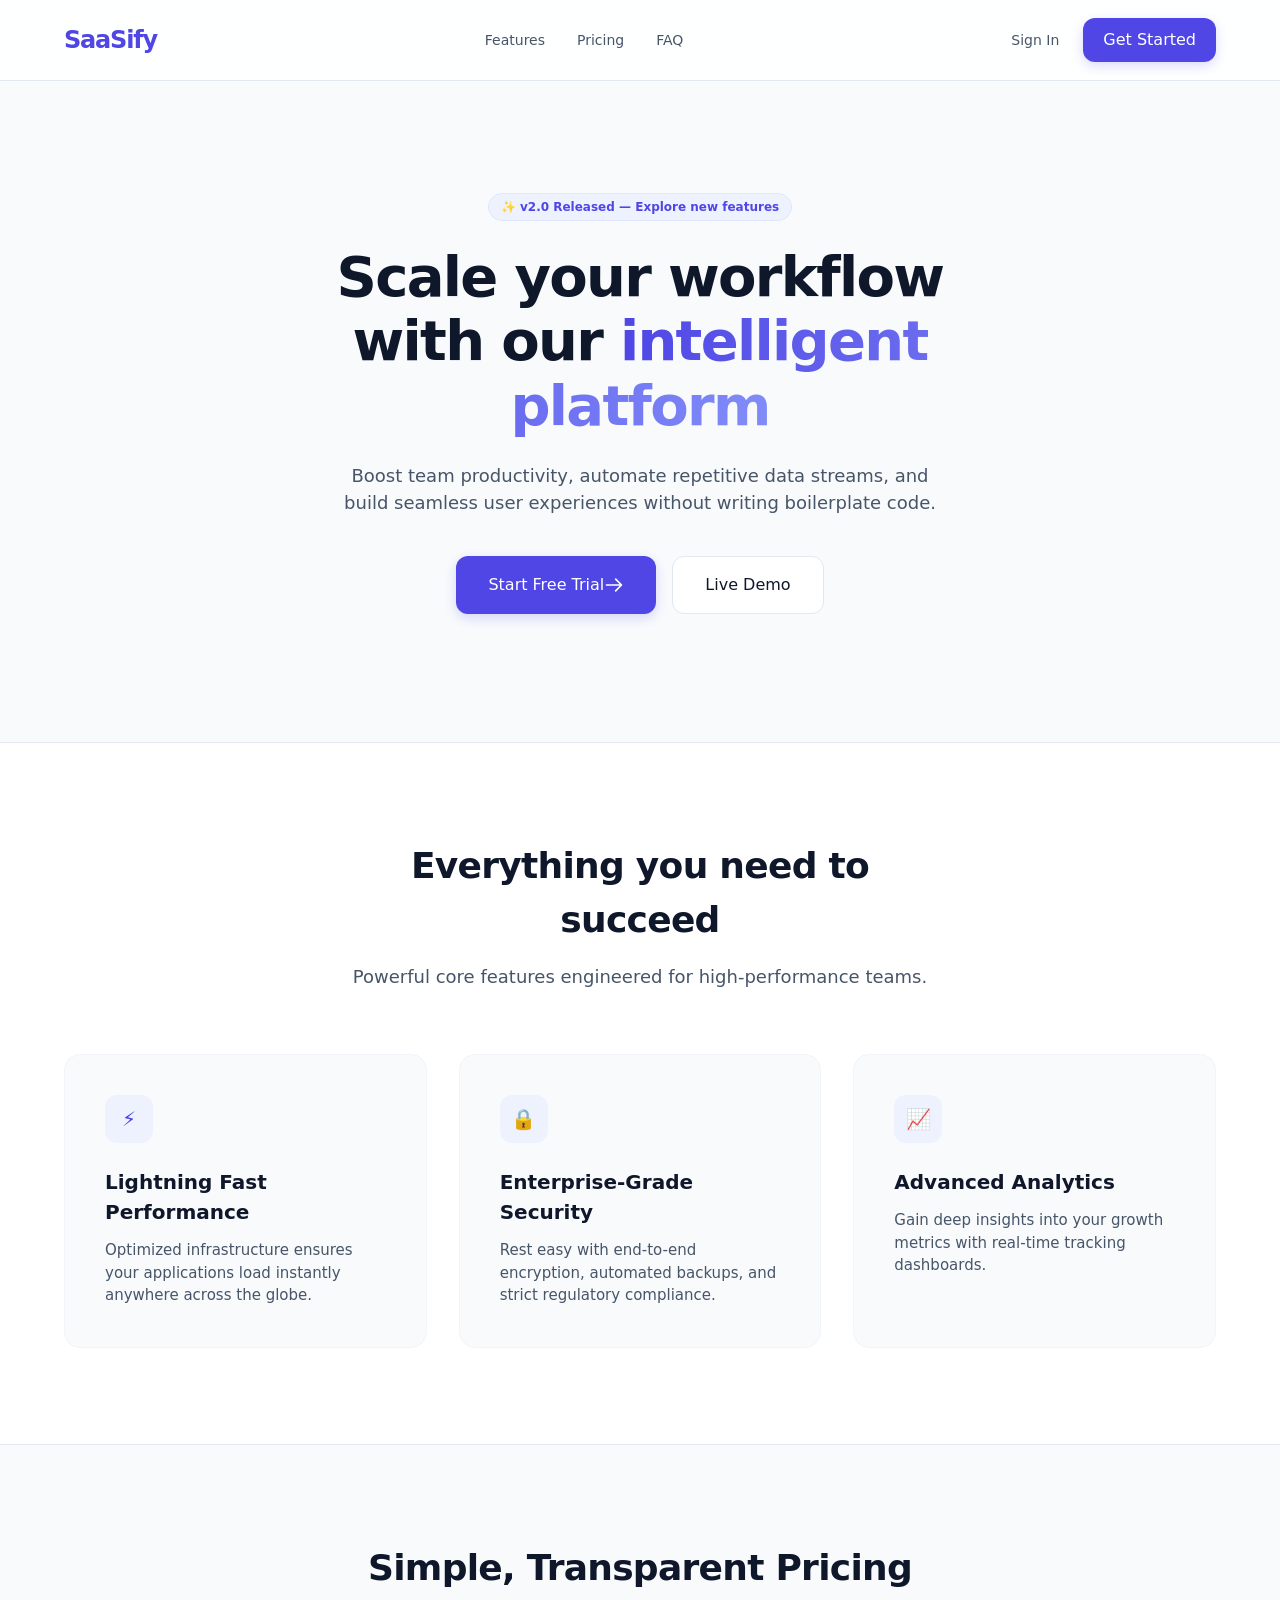
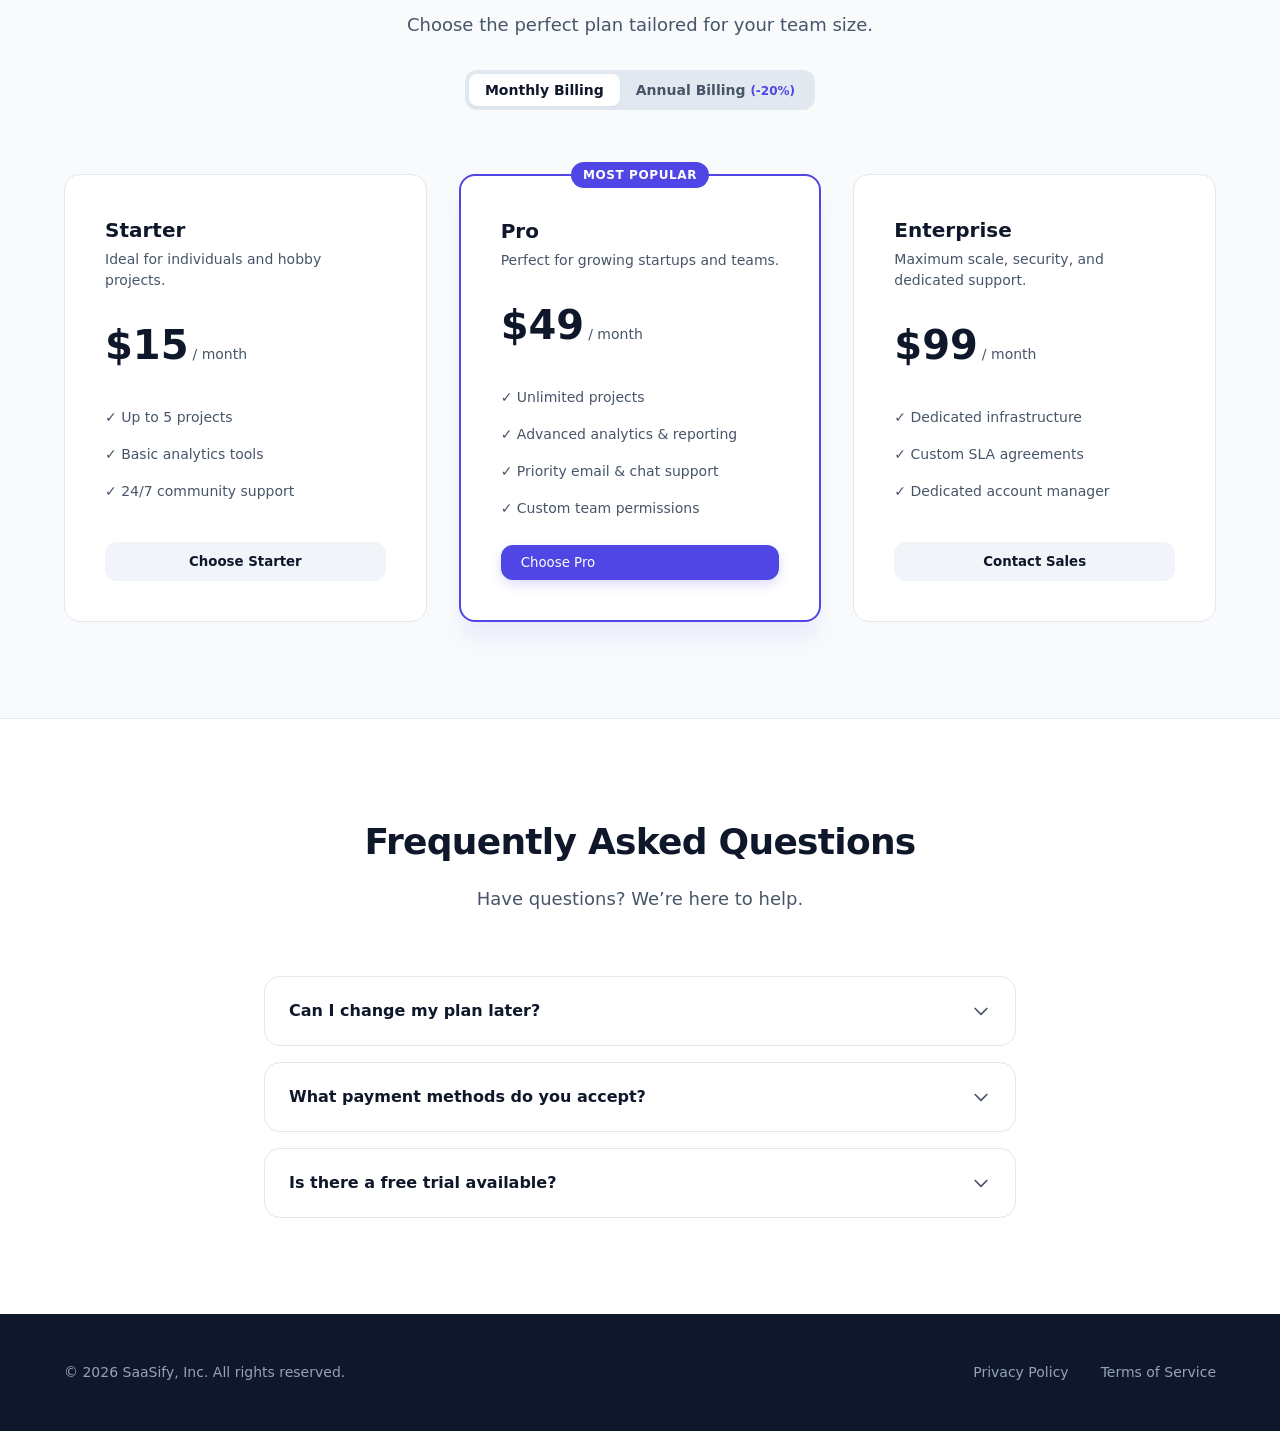
<file: index.html>
<!DOCTYPE html>
<html lang="en">
<head>
    <meta charset="UTF-8">
    <meta name="viewport" content="width=device-width, initial-scale=1.0">
    <title>SaaSify - Product Landing Page</title>
    <link rel="stylesheet" href="style.css">
</head>
<body>

    <!-- ================= NAVBAR ================= -->
    <header class="navbar">
        <div class="nav-container">
            <a href="#" class="logo">SaaSify</a>
            
            <nav class="nav-links">
                <a href="#features">Features</a>
                <a href="#pricing">Pricing</a>
                <a href="#faq">FAQ</a>
            </nav>

            <div class="nav-actions">
                <a href="#pricing" class="btn-signin">Sign In</a>
                <a href="#pricing" class="btn-primary">Get Started</a>
            </div>

            <!-- Mobile Menu Button -->
            <button id="menu-btn" class="menu-btn" aria-label="Toggle Menu">
                <span></span>
                <span></span>
                <span></span>
            </button>
        </div>

        <!-- Mobile Menu Dropdown -->
        <div id="mobile-menu" class="mobile-menu">
            <a href="#features">Features</a>
            <a href="#pricing">Pricing</a>
            <a href="#faq">FAQ</a>
            <div class="mobile-actions">
                <a href="#pricing" class="btn-signin">Sign In</a>
                <a href="#pricing" class="btn-primary">Get Started</a>
            </div>
        </div>
    </header>

    <!-- ================= HERO SECTION ================= -->
    <section class="hero">
        <div class="hero-container">
            <span class="badge">✨ v2.0 Released — Explore new features</span>
            <h1>Scale your workflow with our <span class="gradient-text">intelligent platform</span></h1>
            <p>Boost team productivity, automate repetitive data streams, and build seamless user experiences without writing boilerplate code.</p>
            <div class="hero-buttons">
                <a href="#pricing" class="btn-primary btn-large">
                    Start Free Trial 
                    <svg width="20" height="20" fill="none" stroke="currentColor" viewBox="0 0 24 24"><path stroke-linecap="round" stroke-linejoin="round" stroke-width="2" d="M14 5l7 7m0 0l-7 7m7-7H3"/></svg>
                </a>
                <a href="#features" class="btn-secondary btn-large">Live Demo</a>
            </div>
        </div>
    </section>

    <!-- ================= FEATURE SHOWCASE GRID ================= -->
    <section id="features" class="features">
        <div class="container">
            <div class="section-title">
                <h2>Everything you need to succeed</h2>
                <p>Powerful core features engineered for high-performance teams.</p>
            </div>

            <div class="features-grid">
                <div class="feature-card">
                    <div class="feature-icon">⚡</div>
                    <h3>Lightning Fast Performance</h3>
                    <p>Optimized infrastructure ensures your applications load instantly anywhere across the globe.</p>
                </div>
                <div class="feature-card">
                    <div class="feature-icon">🔒</div>
                    <h3>Enterprise-Grade Security</h3>
                    <p>Rest easy with end-to-end encryption, automated backups, and strict regulatory compliance.</p>
                </div>
                <div class="feature-card">
                    <div class="feature-icon">📈</div>
                    <h3>Advanced Analytics</h3>
                    <p>Gain deep insights into your growth metrics with real-time tracking dashboards.</p>
                </div>
            </div>
        </div>
    </section>

    <!-- ================= PRICING SECTION ================= -->
    <section id="pricing" class="pricing">
        <div class="container">
            <div class="section-title">
                <h2>Simple, Transparent Pricing</h2>
                <p>Choose the perfect plan tailored for your team size.</p>
                
                <!-- Billing Switch -->
                <div class="billing-switch">
                    <button id="monthly-btn" class="switch-btn active">Monthly Billing</button>
                    <button id="annual-btn" class="switch-btn">Annual Billing <span class="discount">(-20%)</span></button>
                </div>
            </div>

            <div class="pricing-grid">
                <!-- Starter Tier -->
                <div class="pricing-card">
                    <div>
                        <h3>Starter</h3>
                        <p class="plan-desc">Ideal for individuals and hobby projects.</p>
                        <div class="price-box">
                            <span class="price" data-monthly="$15" data-annual="$12">$15</span>
                            <span class="period">/ month</span>
                        </div>
                        <ul class="feature-list">
                            <li>✓ Up to 5 projects</li>
                            <li>✓ Basic analytics tools</li>
                            <li>✓ 24/7 community support</li>
                        </ul>
                    </div>
                    <button class="btn-card">Choose Starter</button>
                </div>

                <!-- Pro Tier (Popular) -->
                <div class="pricing-card popular">
                    <div class="popular-badge">Most Popular</div>
                    <div>
                        <h3>Pro</h3>
                        <p class="plan-desc">Perfect for growing startups and teams.</p>
                        <div class="price-box">
                            <span class="price" data-monthly="$49" data-annual="$39">$49</span>
                            <span class="period">/ month</span>
                        </div>
                        <ul class="feature-list">
                            <li>✓ Unlimited projects</li>
                            <li>✓ Advanced analytics & reporting</li>
                            <li>✓ Priority email & chat support</li>
                            <li>✓ Custom team permissions</li>
                        </ul>
                    </div>
                    <button class="btn-primary">Choose Pro</button>
                </div>

                <!-- Enterprise Tier -->
                <div class="pricing-card">
                    <div>
                        <h3>Enterprise</h3>
                        <p class="plan-desc">Maximum scale, security, and dedicated support.</p>
                        <div class="price-box">
                            <span class="price" data-monthly="$99" data-annual="$79">$99</span>
                            <span class="period">/ month</span>
                        </div>
                        <ul class="feature-list">
                            <li>✓ Dedicated infrastructure</li>
                            <li>✓ Custom SLA agreements</li>
                            <li>✓ Dedicated account manager</li>
                        </ul>
                    </div>
                    <button class="btn-card">Contact Sales</button>
                </div>
            </div>
        </div>
    </section>

    <!-- ================= FAQ ACCORDION SECTION ================= -->
    <section id="faq" class="faq">
        <div class="container-narrow">
            <div class="section-title">
                <h2>Frequently Asked Questions</h2>
                <p>Have questions? We’re here to help.</p>
            </div>

            <div class="accordion">
                <div class="accordion-item">
                    <button class="accordion-header" aria-expanded="false">
                        <span>Can I change my plan later?</span>
                        <svg class="chevron" width="20" height="20" fill="none" stroke="currentColor" viewBox="0 0 24 24"><path stroke-linecap="round" stroke-linejoin="round" stroke-width="2" d="M19 9l-7 7-7-7"/></svg>
                    </button>
                    <div class="accordion-content">
                        <p>Yes, you can upgrade, downgrade, or cancel your subscription at any time from your account settings panel with automatic prorated adjustments.</p>
                    </div>
                </div>

                <div class="accordion-item">
                    <button class="accordion-header" aria-expanded="false">
                        <span>What payment methods do you accept?</span>
                        <svg class="chevron" width="20" height="20" fill="none" stroke="currentColor" viewBox="0 0 24 24"><path stroke-linecap="round" stroke-linejoin="round" stroke-width="2" d="M19 9l-7 7-7-7"/></svg>
                    </button>
                    <div class="accordion-content">
                        <p>We accept all major credit cards including Visa, MasterCard, American Express, as well as PayPal and direct enterprise invoicing.</p>
                    </div>
                </div>

                <div class="accordion-item">
                    <button class="accordion-header" aria-expanded="false">
                        <span>Is there a free trial available?</span>
                        <svg class="chevron" width="20" height="20" fill="none" stroke="currentColor" viewBox="0 0 24 24"><path stroke-linecap="round" stroke-linejoin="round" stroke-width="2" d="M19 9l-7 7-7-7"/></svg>
                    </button>
                    <div class="accordion-content">
                        <p>Yes! Every paid plan comes with a 14-day fully-featured free trial. No credit card is required upfront.</p>
                    </div>
                </div>
            </div>
        </div>
    </section>

    <!-- ================= FOOTER ================= -->
    <footer>
        <div class="container footer-container">
            <p>&copy; 2026 SaaSify, Inc. All rights reserved.</p>
            <div class="footer-links">
                <a href="#">Privacy Policy</a>
                <a href="#">Terms of Service</a>
            </div>
        </div>
    </footer>

    <script src="app.js"></script>
</body>
</html>
</file>
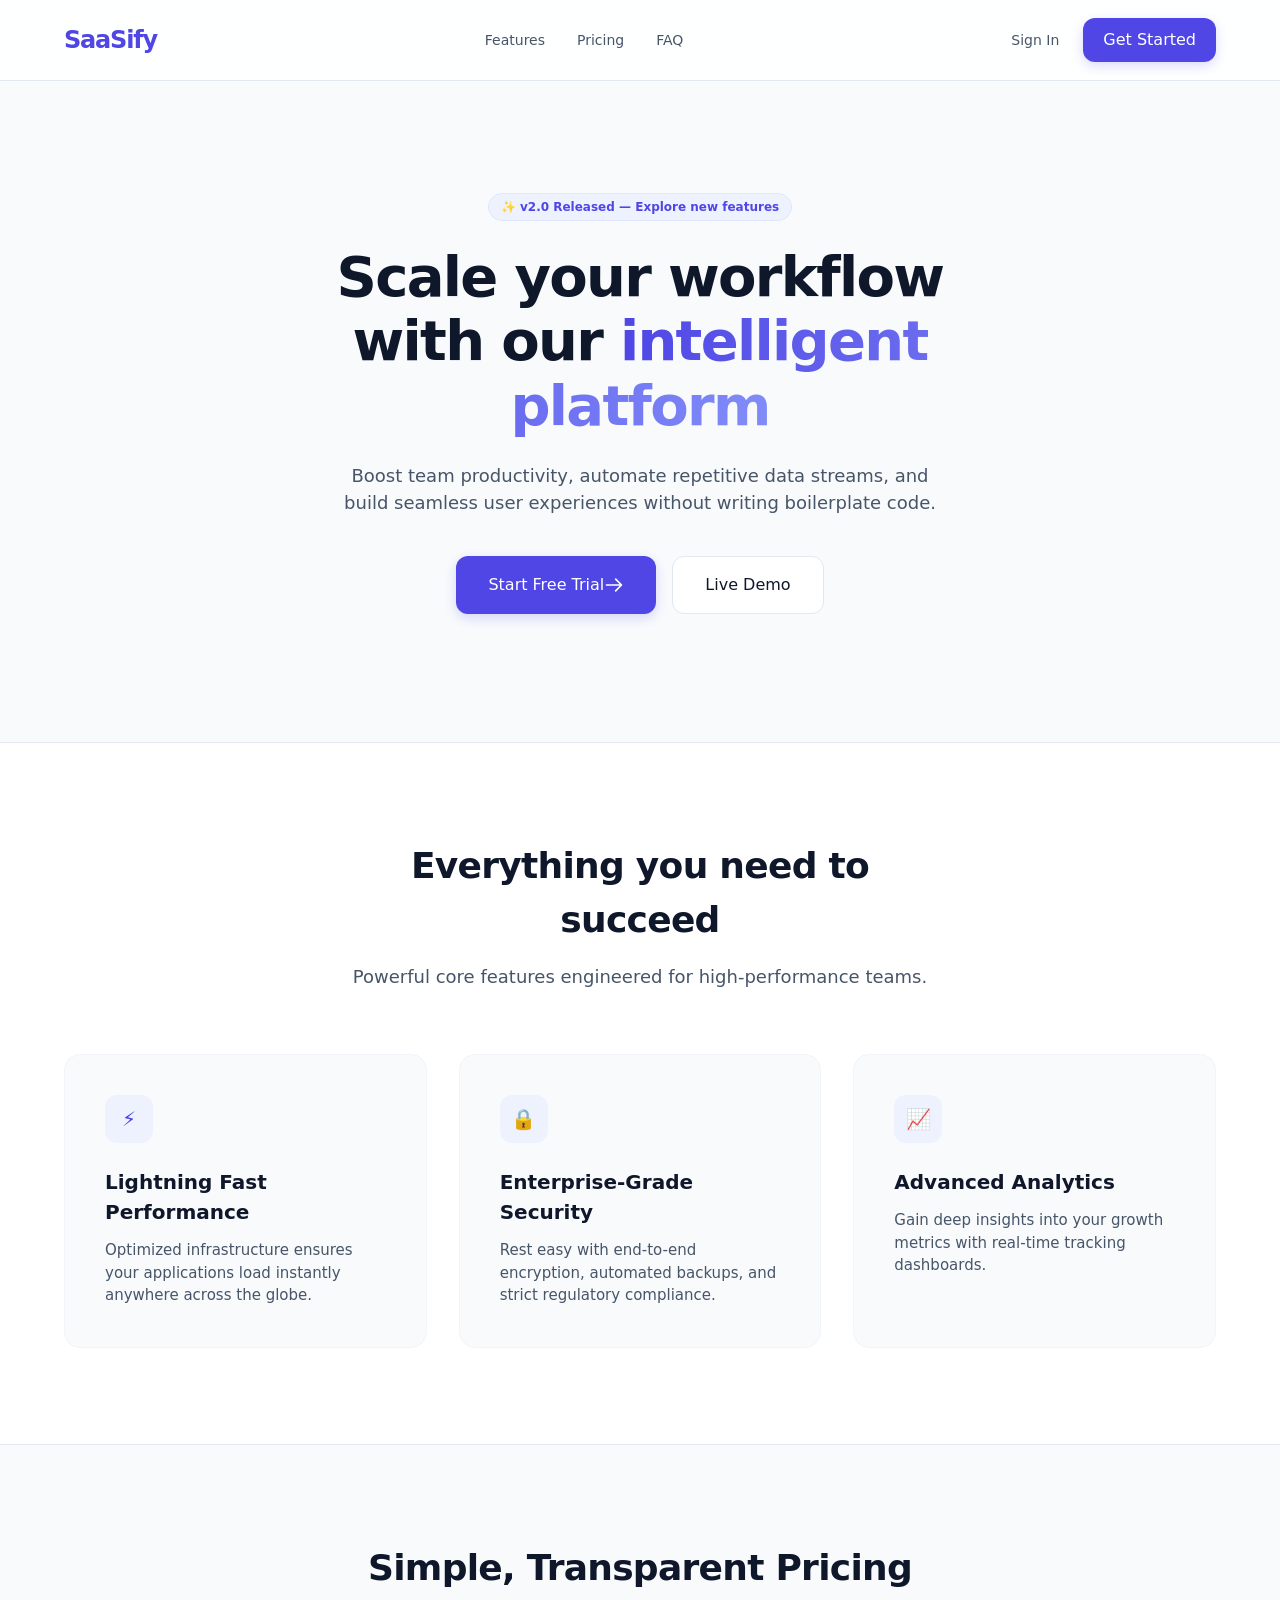
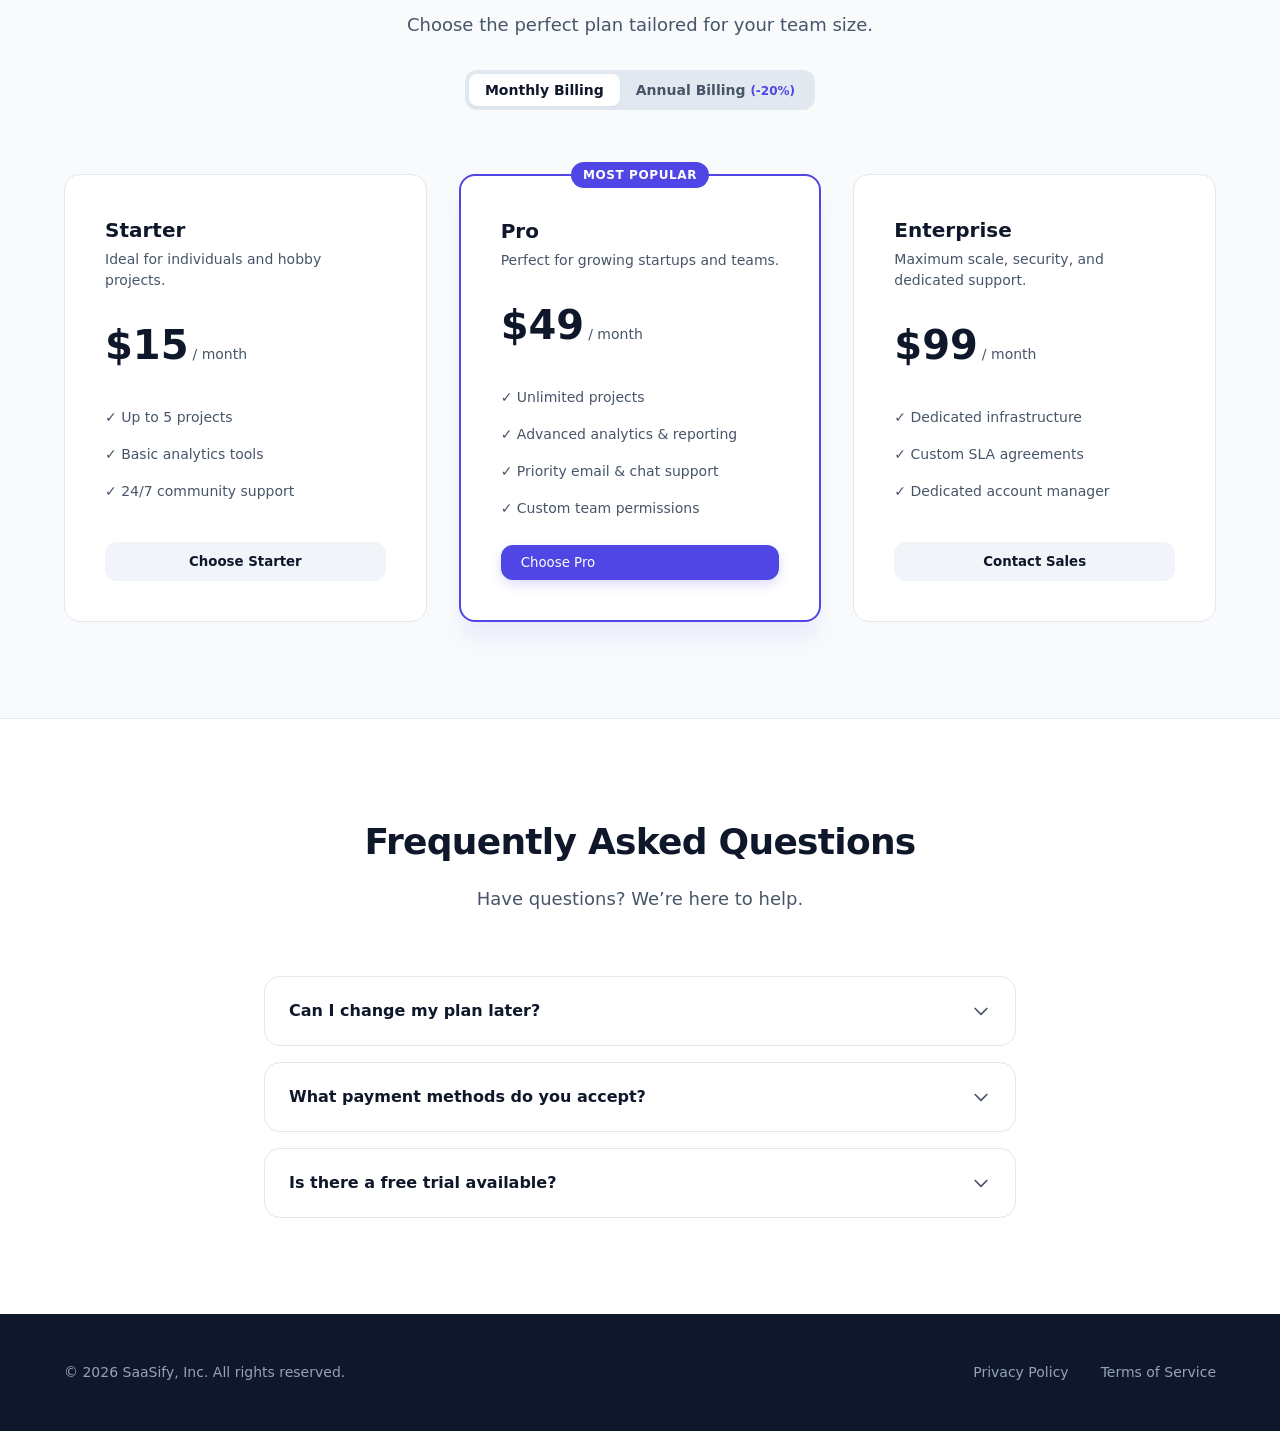
<file: new.html>
<!DOCTYPE html>
<html lang="en">
<head>
    <meta charset="UTF-8">
    <meta name="viewport" content="width=device-width, initial-scale=1.0">
    <title>SaaSify - Product Landing Page</title>
    <link rel="stylesheet" href="new.css">
</head>
<body>

    <!-- ================= NAVBAR ================= -->
    <header class="navbar">
        <div class="nav-container">
            <a href="#" class="logo">SaaSify</a>
            
            <nav class="nav-links">
                <a href="#features">Features</a>
                <a href="#pricing">Pricing</a>
                <a href="#faq">FAQ</a>
            </nav>

            <div class="nav-actions">
                <a href="#pricing" class="btn-signin">Sign In</a>
                <a href="#pricing" class="btn-primary">Get Started</a>
            </div>

            <!-- Mobile Menu Button -->
            <button id="menu-btn" class="menu-btn" aria-label="Toggle Menu">
                <span></span>
                <span></span>
                <span></span>
            </button>
        </div>

        <!-- Mobile Menu Dropdown -->
        <div id="mobile-menu" class="mobile-menu">
            <a href="#features">Features</a>
            <a href="#pricing">Pricing</a>
            <a href="#faq">FAQ</a>
            <div class="mobile-actions">
                <a href="#pricing" class="btn-signin">Sign In</a>
                <a href="#pricing" class="btn-primary">Get Started</a>
            </div>
        </div>
    </header>

    <!-- ================= HERO SECTION ================= -->
    <section class="hero">
        <div class="hero-container">
            <span class="badge">✨ v2.0 Released — Explore new features</span>
            <h1>Scale your workflow with our <span class="gradient-text">intelligent platform</span></h1>
            <p>Boost team productivity, automate repetitive data streams, and build seamless user experiences without writing boilerplate code.</p>
            <div class="hero-buttons">
                <a href="#pricing" class="btn-primary btn-large">
                    Start Free Trial 
                    <svg width="20" height="20" fill="none" stroke="currentColor" viewBox="0 0 24 24"><path stroke-linecap="round" stroke-linejoin="round" stroke-width="2" d="M14 5l7 7m0 0l-7 7m7-7H3"/></svg>
                </a>
                <a href="#features" class="btn-secondary btn-large">Live Demo</a>
            </div>
        </div>
    </section>

    <!-- ================= FEATURE SHOWCASE GRID ================= -->
    <section id="features" class="features">
        <div class="container">
            <div class="section-title">
                <h2>Everything you need to succeed</h2>
                <p>Powerful core features engineered for high-performance teams.</p>
            </div>

            <div class="features-grid">
                <div class="feature-card">
                    <div class="feature-icon">⚡</div>
                    <h3>Lightning Fast Performance</h3>
                    <p>Optimized infrastructure ensures your applications load instantly anywhere across the globe.</p>
                </div>
                <div class="feature-card">
                    <div class="feature-icon">🔒</div>
                    <h3>Enterprise-Grade Security</h3>
                    <p>Rest easy with end-to-end encryption, automated backups, and strict regulatory compliance.</p>
                </div>
                <div class="feature-card">
                    <div class="feature-icon">📈</div>
                    <h3>Advanced Analytics</h3>
                    <p>Gain deep insights into your growth metrics with real-time tracking dashboards.</p>
                </div>
            </div>
        </div>
    </section>

    <!-- ================= PRICING SECTION ================= -->
    <section id="pricing" class="pricing">
        <div class="container">
            <div class="section-title">
                <h2>Simple, Transparent Pricing</h2>
                <p>Choose the perfect plan tailored for your team size.</p>
                
                <!-- Billing Switch -->
                <div class="billing-switch">
                    <button id="monthly-btn" class="switch-btn active">Monthly Billing</button>
                    <button id="annual-btn" class="switch-btn">Annual Billing <span class="discount">(-20%)</span></button>
                </div>
            </div>

            <div class="pricing-grid">
                <!-- Starter Tier -->
                <div class="pricing-card">
                    <div>
                        <h3>Starter</h3>
                        <p class="plan-desc">Ideal for individuals and hobby projects.</p>
                        <div class="price-box">
                            <span class="price" data-monthly="$15" data-annual="$12">$15</span>
                            <span class="period">/ month</span>
                        </div>
                        <ul class="feature-list">
                            <li>✓ Up to 5 projects</li>
                            <li>✓ Basic analytics tools</li>
                            <li>✓ 24/7 community support</li>
                        </ul>
                    </div>
                    <button class="btn-card">Choose Starter</button>
                </div>

                <!-- Pro Tier (Popular) -->
                <div class="pricing-card popular">
                    <div class="popular-badge">Most Popular</div>
                    <div>
                        <h3>Pro</h3>
                        <p class="plan-desc">Perfect for growing startups and teams.</p>
                        <div class="price-box">
                            <span class="price" data-monthly="$49" data-annual="$39">$49</span>
                            <span class="period">/ month</span>
                        </div>
                        <ul class="feature-list">
                            <li>✓ Unlimited projects</li>
                            <li>✓ Advanced analytics & reporting</li>
                            <li>✓ Priority email & chat support</li>
                            <li>✓ Custom team permissions</li>
                        </ul>
                    </div>
                    <button class="btn-primary">Choose Pro</button>
                </div>

                <!-- Enterprise Tier -->
                <div class="pricing-card">
                    <div>
                        <h3>Enterprise</h3>
                        <p class="plan-desc">Maximum scale, security, and dedicated support.</p>
                        <div class="price-box">
                            <span class="price" data-monthly="$99" data-annual="$79">$99</span>
                            <span class="period">/ month</span>
                        </div>
                        <ul class="feature-list">
                            <li>✓ Dedicated infrastructure</li>
                            <li>✓ Custom SLA agreements</li>
                            <li>✓ Dedicated account manager</li>
                        </ul>
                    </div>
                    <button class="btn-card">Contact Sales</button>
                </div>
            </div>
        </div>
    </section>

    <!-- ================= FAQ ACCORDION SECTION ================= -->
    <section id="faq" class="faq">
        <div class="container-narrow">
            <div class="section-title">
                <h2>Frequently Asked Questions</h2>
                <p>Have questions? We’re here to help.</p>
            </div>

            <div class="accordion">
                <div class="accordion-item">
                    <button class="accordion-header" aria-expanded="false">
                        <span>Can I change my plan later?</span>
                        <svg class="chevron" width="20" height="20" fill="none" stroke="currentColor" viewBox="0 0 24 24"><path stroke-linecap="round" stroke-linejoin="round" stroke-width="2" d="M19 9l-7 7-7-7"/></svg>
                    </button>
                    <div class="accordion-content">
                        <p>Yes, you can upgrade, downgrade, or cancel your subscription at any time from your account settings panel with automatic prorated adjustments.</p>
                    </div>
                </div>

                <div class="accordion-item">
                    <button class="accordion-header" aria-expanded="false">
                        <span>What payment methods do you accept?</span>
                        <svg class="chevron" width="20" height="20" fill="none" stroke="currentColor" viewBox="0 0 24 24"><path stroke-linecap="round" stroke-linejoin="round" stroke-width="2" d="M19 9l-7 7-7-7"/></svg>
                    </button>
                    <div class="accordion-content">
                        <p>We accept all major credit cards including Visa, MasterCard, American Express, as well as PayPal and direct enterprise invoicing.</p>
                    </div>
                </div>

                <div class="accordion-item">
                    <button class="accordion-header" aria-expanded="false">
                        <span>Is there a free trial available?</span>
                        <svg class="chevron" width="20" height="20" fill="none" stroke="currentColor" viewBox="0 0 24 24"><path stroke-linecap="round" stroke-linejoin="round" stroke-width="2" d="M19 9l-7 7-7-7"/></svg>
                    </button>
                    <div class="accordion-content">
                        <p>Yes! Every paid plan comes with a 14-day fully-featured free trial. No credit card is required upfront.</p>
                    </div>
                </div>
            </div>
        </div>
    </section>

    <!-- ================= FOOTER ================= -->
    <footer>
        <div class="container footer-container">
            <p>&copy; 2026 SaaSify, Inc. All rights reserved.</p>
            <div class="footer-links">
                <a href="#">Privacy Policy</a>
                <a href="#">Terms of Service</a>
            </div>
        </div>
    </footer>

    <script src="new.js"></script>
</body>
</html>
</file>
<file: style.css>
/* Reset & Variables */
* {
    margin: 0;
    padding: 0;
    box-sizing: border-box;
    font-family: system-ui, -apple-system, BlinkMacSystemFont, 'Segoe UI', Roboto, sans-serif;
}

:root {
    --brand-50: #eef2ff;
    --brand-500: #6366f1;
    --brand-600: #4f46e5;
    --brand-700: #4338ca;
    --slate-50: #f8fafc;
    --slate-100: #f1f5f9;
    --slate-200: #e2e8f0;
    --slate-600: #475569;
    --slate-900: #0f172a;
}

html {
    scroll-behavior: smooth;
}

body {
    background-color: var(--slate-50);
    color: var(--slate-900);
    line-height: 1.5;
}

/* Layout Utilities */
.container {
    max-width: 1200px;
    margin: 0 auto;
    padding: 0 1.5rem;
}

.container-narrow {
    max-width: 800px;
    margin: 0 auto;
    padding: 0 1.5rem;
}

/* Buttons */
.btn-primary {
    background-color: var(--brand-600);
    color: white;
    padding: 0.625rem 1.25rem;
    border-radius: 0.75rem;
    font-weight: 500;
    text-decoration: none;
    transition: background-color 0.2s, box-shadow 0.2s;
    border: none;
    cursor: pointer;
    display: inline-flex;
    align-items: center;
    gap: 0.5s;
    box-shadow: 0 4px 12px rgba(79, 70, 229, 0.2);
}

.btn-primary:hover {
    background-color: var(--brand-700);
}

.btn-secondary {
    background-color: white;
    color: var(--slate-900);
    padding: 0.625rem 1.25rem;
    border-radius: 0.75rem;
    font-weight: 500;
    text-decoration: none;
    border: 1px solid var(--slate-200);
    transition: background-color 0.2s;
}

.btn-secondary:hover {
    background-color: var(--slate-100);
}

.btn-signin {
    color: var(--slate-600);
    text-decoration: none;
    font-weight: 500;
    font-size: 0.875rem;
}

.btn-signin:hover {
    color: var(--brand-600);
}

.btn-large {
    padding: 1rem 2rem;
    font-size: 1rem;
}

/* Navbar */
.navbar {
    position: sticky;
    top: 0;
    background: rgba(255, 255, 255, 0.85);
    backdrop-filter: blur(10px);
    border-bottom: 1px solid var(--slate-200);
    z-index: 1000;
}

.nav-container {
    max-width: 1200px;
    margin: 0 auto;
    padding: 0 1.5rem;
    height: 80px;
    display: flex;
    align-items: center;
    justify-content: space-between;
}

.logo {
    font-size: 1.5rem;
    font-weight: 900;
    color: var(--brand-600);
    text-decoration: none;
    letter-spacing: -0.05em;
}

.nav-links {
    display: flex;
    gap: 2rem;
}

.nav-links a {
    text-decoration: none;
    color: var(--slate-600);
    font-weight: 500;
    font-size: 0.875rem;
    transition: color 0.2s;
}

.nav-links a:hover {
    color: var(--brand-600);
}

.nav-actions {
    display: flex;
    align-items: center;
    gap: 1.5rem;
}

.menu-btn {
    display: none;
    flex-direction: column;
    gap: 5px;
    background: none;
    border: none;
    cursor: pointer;
}

.menu-btn span {
    display: block;
    width: 24px;
    height: 2px;
    background-color: var(--slate-600);
    transition: 0.3s;
}

.mobile-menu {
    display: none;
    padding: 1rem 1.5rem 1.5rem;
    background: white;
    border-bottom: 1px solid var(--slate-200);
}

.mobile-menu a {
    display: block;
    padding: 0.5rem 0;
    color: var(--slate-600);
    text-decoration: none;
    font-weight: 500;
}

.mobile-actions {
    display: flex;
    flex-direction: column;
    gap: 0.5rem;
    margin-top: 1rem;
}

/* Hero Section */
.hero {
    padding: 7rem 0 8rem;
    text-align: center;
}

.hero-container {
    max-width: 800px;
    margin: 0 auto;
    padding: 0 1.5rem;
}

.badge {
    display: inline-block;
    padding: 0.25rem 0.75rem;
    background-color: var(--brand-50);
    color: var(--brand-600);
    border: 1px solid #e0e7ff;
    border-radius: 9999px;
    font-size: 0.75rem;
    font-weight: 600;
    margin-bottom: 1.5rem;
}

.hero h1 {
    font-size: 3.5rem;
    font-weight: 800;
    letter-spacing: -0.03em;
    line-height: 1.15;
    color: var(--slate-900);
    margin-bottom: 1.5rem;
}

.gradient-text {
    background: linear-gradient(to right, var(--brand-600), #818cf8);
    -webkit-background-clip: text;
    -webkit-text-fill-color: transparent;
}

.hero p {
    font-size: 1.125rem;
    color: var(--slate-600);
    max-width: 600px;
    margin: 0 auto 2.5rem;
}

.hero-buttons {
    display: flex;
    justify-content: center;
    gap: 1rem;
}

/* Features Grid */
.features {
    padding: 6rem 0;
    background-color: white;
    border-top: 1px solid var(--slate-200);
    border-bottom: 1px solid var(--slate-200);
}

.section-title {
    text-align: center;
    max-width: 600px;
    margin: 0 auto 4rem;
}

.section-title h2 {
    font-size: 2.25rem;
    font-weight: 700;
    letter-spacing: -0.02em;
    margin-bottom: 1rem;
}

.section-title p {
    color: var(--slate-600);
    font-size: 1.125rem;
}

.features-grid {
    display: grid;
    grid-template-columns: repeat(3, 1fr);
    gap: 2rem;
}

.feature-card {
    padding: 2.5rem;
    background-color: var(--slate-50);
    border: 1px solid var(--slate-100);
    border-radius: 1rem;
    transition: transform 0.2s, box-shadow 0.2s;
}

.feature-card:hover {
    box-shadow: 0 10px 30px rgba(99, 102, 241, 0.05);
    border-color: #e0e7ff;
}

.feature-icon {
    width: 3rem;
    height: 3rem;
    background-color: var(--brand-50);
    color: var(--brand-600);
    border-radius: 0.75rem;
    display: flex;
    align-items: center;
    justify-content: center;
    font-size: 1.25rem;
    margin-bottom: 1.5rem;
}

.feature-card h3 {
    font-size: 1.25rem;
    font-weight: 700;
    margin-bottom: 0.75rem;
}

.feature-card p {
    color: var(--slate-600);
    font-size: 0.9375rem;
}

/* Pricing Section */
.pricing {
    padding: 6rem 0;
}

.billing-switch {
    margin-top: 2rem;
    display: inline-flex;
    background-color: var(--slate-200);
    padding: 0.25rem;
    border-radius: 0.75rem;
}

.switch-btn {
    background: none;
    border: none;
    padding: 0.5rem 1rem;
    font-size: 0.875rem;
    font-weight: 600;
    color: var(--slate-600);
    cursor: pointer;
    border-radius: 0.5rem;
    transition: 0.2s;
}

.switch-btn.active {
    background-color: white;
    color: var(--slate-900);
    box-shadow: 0 1px 3px rgba(0,0,0,0.05);
}

.discount {
    color: var(--brand-600);
    font-size: 0.75rem;
}

.pricing-grid {
    display: grid;
    grid-template-columns: repeat(3, 1fr);
    gap: 2rem;
    align-items: stretch;
}

.pricing-card {
    background-color: white;
    padding: 2.5rem;
    border-radius: 1rem;
    border: 1px solid var(--slate-200);
    display: flex;
    flex-direction: column;
    justify-content: space-between;
}

.pricing-card.popular {
    border: 2px solid var(--brand-600);
    box-shadow: 0 20px 25px -5px rgba(99, 102, 241, 0.1);
    position: relative;
}

.popular-badge {
    position: absolute;
    top: -14px;
    left: 50%;
    transform: translateX(-50%);
    background-color: var(--brand-600);
    color: white;
    font-size: 0.75rem;
    font-weight: 700;
    text-transform: uppercase;
    padding: 0.25rem 0.75rem;
    border-radius: 9999px;
    letter-spacing: 0.05em;
}

.pricing-card h3 {
    font-size: 1.25rem;
    font-weight: 700;
}

.plan-desc {
    color: var(--slate-600);
    font-size: 0.875rem;
    margin-top: 0.25rem;
}

.price-box {
    margin-top: 1.5rem;
    display: flex;
    align-items: baseline;
    gap: 0.25rem;
}

.price {
    font-size: 2.5rem;
    font-weight: 800;
}

.period {
    color: var(--slate-600);
    font-size: 0.875rem;
}

.feature-list {
    list-style: none;
    margin-top: 2rem;
    display: flex;
    flex-direction: column;
    gap: 1rem;
    font-size: 0.875rem;
    color: var(--slate-600);
}

.btn-card {
    width: 100%;
    margin-top: 2.5rem;
    background-color: var(--slate-100);
    color: var(--slate-900);
    border: none;
    padding: 0.75rem;
    border-radius: 0.75rem;
    font-weight: 600;
    cursor: pointer;
    transition: background-color 0.2s;
}

.btn-card:hover {
    background-color: var(--slate-200);
}

/* FAQ Accordion Section */
.faq {
    padding: 6rem 0;
    background-color: white;
    border-top: 1px solid var(--slate-200);
}

.accordion {
    display: flex;
    flex-direction: column;
    gap: 1rem;
}

.accordion-item {
    border: 1px solid var(--slate-200);
    border-radius: 1rem;
    overflow: hidden;
}

.accordion-header {
    width: 100%;
    background: none;
    border: none;
    padding: 1.5rem;
    display: flex;
    justify-content: space-between;
    align-items: center;
    font-size: 1rem;
    font-weight: 600;
    color: var(--slate-900);
    cursor: pointer;
    text-align: left;
    transition: background-color 0.2s;
}

.accordion-header:hover {
    background-color: var(--slate-50);
}

.chevron {
    color: var(--slate-600);
    transition: transform 0.2s ease;
}

.accordion-content {
    max-height: 0;
    overflow: hidden;
    transition: max-height 0.3s ease-in-out;
    padding: 0 1.5rem;
    color: var(--slate-600);
    font-size: 0.9375rem;
}

.accordion-content p {
    padding-bottom: 1.5rem;
}

/* Footer */
footer {
    background-color: var(--slate-900);
    color: #94a3b8;
    padding: 3rem 0;
}

.footer-container {
    display: flex;
    justify-content: space-between;
    align-items: center;
    font-size: 0.875rem;
}

.footer-links {
    display: flex;
    gap: 2rem;
}

.footer-links a {
    color: #94a3b8;
    text-decoration: none;
    transition: color 0.2s;
}

.footer-links a:hover {
    color: white;
}

/* Responsive Breakpoints */
@media (max-width: 968px) {
    .features-grid, .pricing-grid {
        grid-template-columns: 1fr;
        max-width: 450px;
        margin-left: auto;
        margin-right: auto;
    }
    .hero h1 {
        font-size: 2.75rem;
    }
    .nav-links, .nav-actions {
        display: none;
    }
    .menu-btn {
        display: flex;
    }
    .mobile-menu.open {
        display: block;
    }
}
</file>
<file: new.css>
/* Reset & Variables */
* {
    margin: 0;
    padding: 0;
    box-sizing: border-box;
    font-family: system-ui, -apple-system, BlinkMacSystemFont, 'Segoe UI', Roboto, sans-serif;
}

:root {
    --brand-50: #eef2ff;
    --brand-500: #6366f1;
    --brand-600: #4f46e5;
    --brand-700: #4338ca;
    --slate-50: #f8fafc;
    --slate-100: #f1f5f9;
    --slate-200: #e2e8f0;
    --slate-600: #475569;
    --slate-900: #0f172a;
}

html {
    scroll-behavior: smooth;
}

body {
    background-color: var(--slate-50);
    color: var(--slate-900);
    line-height: 1.5;
}

/* Layout Utilities */
.container {
    max-width: 1200px;
    margin: 0 auto;
    padding: 0 1.5rem;
}

.container-narrow {
    max-width: 800px;
    margin: 0 auto;
    padding: 0 1.5rem;
}

/* Buttons */
.btn-primary {
    background-color: var(--brand-600);
    color: white;
    padding: 0.625rem 1.25rem;
    border-radius: 0.75rem;
    font-weight: 500;
    text-decoration: none;
    transition: background-color 0.2s, box-shadow 0.2s;
    border: none;
    cursor: pointer;
    display: inline-flex;
    align-items: center;
    gap: 0.5s;
    box-shadow: 0 4px 12px rgba(79, 70, 229, 0.2);
}

.btn-primary:hover {
    background-color: var(--brand-700);
}

.btn-secondary {
    background-color: white;
    color: var(--slate-900);
    padding: 0.625rem 1.25rem;
    border-radius: 0.75rem;
    font-weight: 500;
    text-decoration: none;
    border: 1px solid var(--slate-200);
    transition: background-color 0.2s;
}

.btn-secondary:hover {
    background-color: var(--slate-100);
}

.btn-signin {
    color: var(--slate-600);
    text-decoration: none;
    font-weight: 500;
    font-size: 0.875rem;
}

.btn-signin:hover {
    color: var(--brand-600);
}

.btn-large {
    padding: 1rem 2rem;
    font-size: 1rem;
}

/* Navbar */
.navbar {
    position: sticky;
    top: 0;
    background: rgba(255, 255, 255, 0.85);
    backdrop-filter: blur(10px);
    border-bottom: 1px solid var(--slate-200);
    z-index: 1000;
}

.nav-container {
    max-width: 1200px;
    margin: 0 auto;
    padding: 0 1.5rem;
    height: 80px;
    display: flex;
    align-items: center;
    justify-content: space-between;
}

.logo {
    font-size: 1.5rem;
    font-weight: 900;
    color: var(--brand-600);
    text-decoration: none;
    letter-spacing: -0.05em;
}

.nav-links {
    display: flex;
    gap: 2rem;
}

.nav-links a {
    text-decoration: none;
    color: var(--slate-600);
    font-weight: 500;
    font-size: 0.875rem;
    transition: color 0.2s;
}

.nav-links a:hover {
    color: var(--brand-600);
}

.nav-actions {
    display: flex;
    align-items: center;
    gap: 1.5rem;
}

.menu-btn {
    display: none;
    flex-direction: column;
    gap: 5px;
    background: none;
    border: none;
    cursor: pointer;
}

.menu-btn span {
    display: block;
    width: 24px;
    height: 2px;
    background-color: var(--slate-600);
    transition: 0.3s;
}

.mobile-menu {
    display: none;
    padding: 1rem 1.5rem 1.5rem;
    background: white;
    border-bottom: 1px solid var(--slate-200);
}

.mobile-menu a {
    display: block;
    padding: 0.5rem 0;
    color: var(--slate-600);
    text-decoration: none;
    font-weight: 500;
}

.mobile-actions {
    display: flex;
    flex-direction: column;
    gap: 0.5rem;
    margin-top: 1rem;
}

/* Hero Section */
.hero {
    padding: 7rem 0 8rem;
    text-align: center;
}

.hero-container {
    max-width: 800px;
    margin: 0 auto;
    padding: 0 1.5rem;
}

.badge {
    display: inline-block;
    padding: 0.25rem 0.75rem;
    background-color: var(--brand-50);
    color: var(--brand-600);
    border: 1px solid #e0e7ff;
    border-radius: 9999px;
    font-size: 0.75rem;
    font-weight: 600;
    margin-bottom: 1.5rem;
}

.hero h1 {
    font-size: 3.5rem;
    font-weight: 800;
    letter-spacing: -0.03em;
    line-height: 1.15;
    color: var(--slate-900);
    margin-bottom: 1.5rem;
}

.gradient-text {
    background: linear-gradient(to right, var(--brand-600), #818cf8);
    -webkit-background-clip: text;
    -webkit-text-fill-color: transparent;
}

.hero p {
    font-size: 1.125rem;
    color: var(--slate-600);
    max-width: 600px;
    margin: 0 auto 2.5rem;
}

.hero-buttons {
    display: flex;
    justify-content: center;
    gap: 1rem;
}

/* Features Grid */
.features {
    padding: 6rem 0;
    background-color: white;
    border-top: 1px solid var(--slate-200);
    border-bottom: 1px solid var(--slate-200);
}

.section-title {
    text-align: center;
    max-width: 600px;
    margin: 0 auto 4rem;
}

.section-title h2 {
    font-size: 2.25rem;
    font-weight: 700;
    letter-spacing: -0.02em;
    margin-bottom: 1rem;
}

.section-title p {
    color: var(--slate-600);
    font-size: 1.125rem;
}

.features-grid {
    display: grid;
    grid-template-columns: repeat(3, 1fr);
    gap: 2rem;
}

.feature-card {
    padding: 2.5rem;
    background-color: var(--slate-50);
    border: 1px solid var(--slate-100);
    border-radius: 1rem;
    transition: transform 0.2s, box-shadow 0.2s;
}

.feature-card:hover {
    box-shadow: 0 10px 30px rgba(99, 102, 241, 0.05);
    border-color: #e0e7ff;
}

.feature-icon {
    width: 3rem;
    height: 3rem;
    background-color: var(--brand-50);
    color: var(--brand-600);
    border-radius: 0.75rem;
    display: flex;
    align-items: center;
    justify-content: center;
    font-size: 1.25rem;
    margin-bottom: 1.5rem;
}

.feature-card h3 {
    font-size: 1.25rem;
    font-weight: 700;
    margin-bottom: 0.75rem;
}

.feature-card p {
    color: var(--slate-600);
    font-size: 0.9375rem;
}

/* Pricing Section */
.pricing {
    padding: 6rem 0;
}

.billing-switch {
    margin-top: 2rem;
    display: inline-flex;
    background-color: var(--slate-200);
    padding: 0.25rem;
    border-radius: 0.75rem;
}

.switch-btn {
    background: none;
    border: none;
    padding: 0.5rem 1rem;
    font-size: 0.875rem;
    font-weight: 600;
    color: var(--slate-600);
    cursor: pointer;
    border-radius: 0.5rem;
    transition: 0.2s;
}

.switch-btn.active {
    background-color: white;
    color: var(--slate-900);
    box-shadow: 0 1px 3px rgba(0,0,0,0.05);
}

.discount {
    color: var(--brand-600);
    font-size: 0.75rem;
}

.pricing-grid {
    display: grid;
    grid-template-columns: repeat(3, 1fr);
    gap: 2rem;
    align-items: stretch;
}

.pricing-card {
    background-color: white;
    padding: 2.5rem;
    border-radius: 1rem;
    border: 1px solid var(--slate-200);
    display: flex;
    flex-direction: column;
    justify-content: space-between;
}

.pricing-card.popular {
    border: 2px solid var(--brand-600);
    box-shadow: 0 20px 25px -5px rgba(99, 102, 241, 0.1);
    position: relative;
}

.popular-badge {
    position: absolute;
    top: -14px;
    left: 50%;
    transform: translateX(-50%);
    background-color: var(--brand-600);
    color: white;
    font-size: 0.75rem;
    font-weight: 700;
    text-transform: uppercase;
    padding: 0.25rem 0.75rem;
    border-radius: 9999px;
    letter-spacing: 0.05em;
}

.pricing-card h3 {
    font-size: 1.25rem;
    font-weight: 700;
}

.plan-desc {
    color: var(--slate-600);
    font-size: 0.875rem;
    margin-top: 0.25rem;
}

.price-box {
    margin-top: 1.5rem;
    display: flex;
    align-items: baseline;
    gap: 0.25rem;
}

.price {
    font-size: 2.5rem;
    font-weight: 800;
}

.period {
    color: var(--slate-600);
    font-size: 0.875rem;
}

.feature-list {
    list-style: none;
    margin-top: 2rem;
    display: flex;
    flex-direction: column;
    gap: 1rem;
    font-size: 0.875rem;
    color: var(--slate-600);
}

.btn-card {
    width: 100%;
    margin-top: 2.5rem;
    background-color: var(--slate-100);
    color: var(--slate-900);
    border: none;
    padding: 0.75rem;
    border-radius: 0.75rem;
    font-weight: 600;
    cursor: pointer;
    transition: background-color 0.2s;
}

.btn-card:hover {
    background-color: var(--slate-200);
}

/* FAQ Accordion Section */
.faq {
    padding: 6rem 0;
    background-color: white;
    border-top: 1px solid var(--slate-200);
}

.accordion {
    display: flex;
    flex-direction: column;
    gap: 1rem;
}

.accordion-item {
    border: 1px solid var(--slate-200);
    border-radius: 1rem;
    overflow: hidden;
}

.accordion-header {
    width: 100%;
    background: none;
    border: none;
    padding: 1.5rem;
    display: flex;
    justify-content: space-between;
    align-items: center;
    font-size: 1rem;
    font-weight: 600;
    color: var(--slate-900);
    cursor: pointer;
    text-align: left;
    transition: background-color 0.2s;
}

.accordion-header:hover {
    background-color: var(--slate-50);
}

.chevron {
    color: var(--slate-600);
    transition: transform 0.2s ease;
}

.accordion-content {
    max-height: 0;
    overflow: hidden;
    transition: max-height 0.3s ease-in-out;
    padding: 0 1.5rem;
    color: var(--slate-600);
    font-size: 0.9375rem;
}

.accordion-content p {
    padding-bottom: 1.5rem;
}

/* Footer */
footer {
    background-color: var(--slate-900);
    color: #94a3b8;
    padding: 3rem 0;
}

.footer-container {
    display: flex;
    justify-content: space-between;
    align-items: center;
    font-size: 0.875rem;
}

.footer-links {
    display: flex;
    gap: 2rem;
}

.footer-links a {
    color: #94a3b8;
    text-decoration: none;
    transition: color 0.2s;
}

.footer-links a:hover {
    color: white;
}

/* Responsive Breakpoints */
@media (max-width: 968px) {
    .features-grid, .pricing-grid {
        grid-template-columns: 1fr;
        max-width: 450px;
        margin-left: auto;
        margin-right: auto;
    }
    .hero h1 {
        font-size: 2.75rem;
    }
    .nav-links, .nav-actions {
        display: none;
    }
    .menu-btn {
        display: flex;
    }
    .mobile-menu.open {
        display: block;
    }
}
</file>
